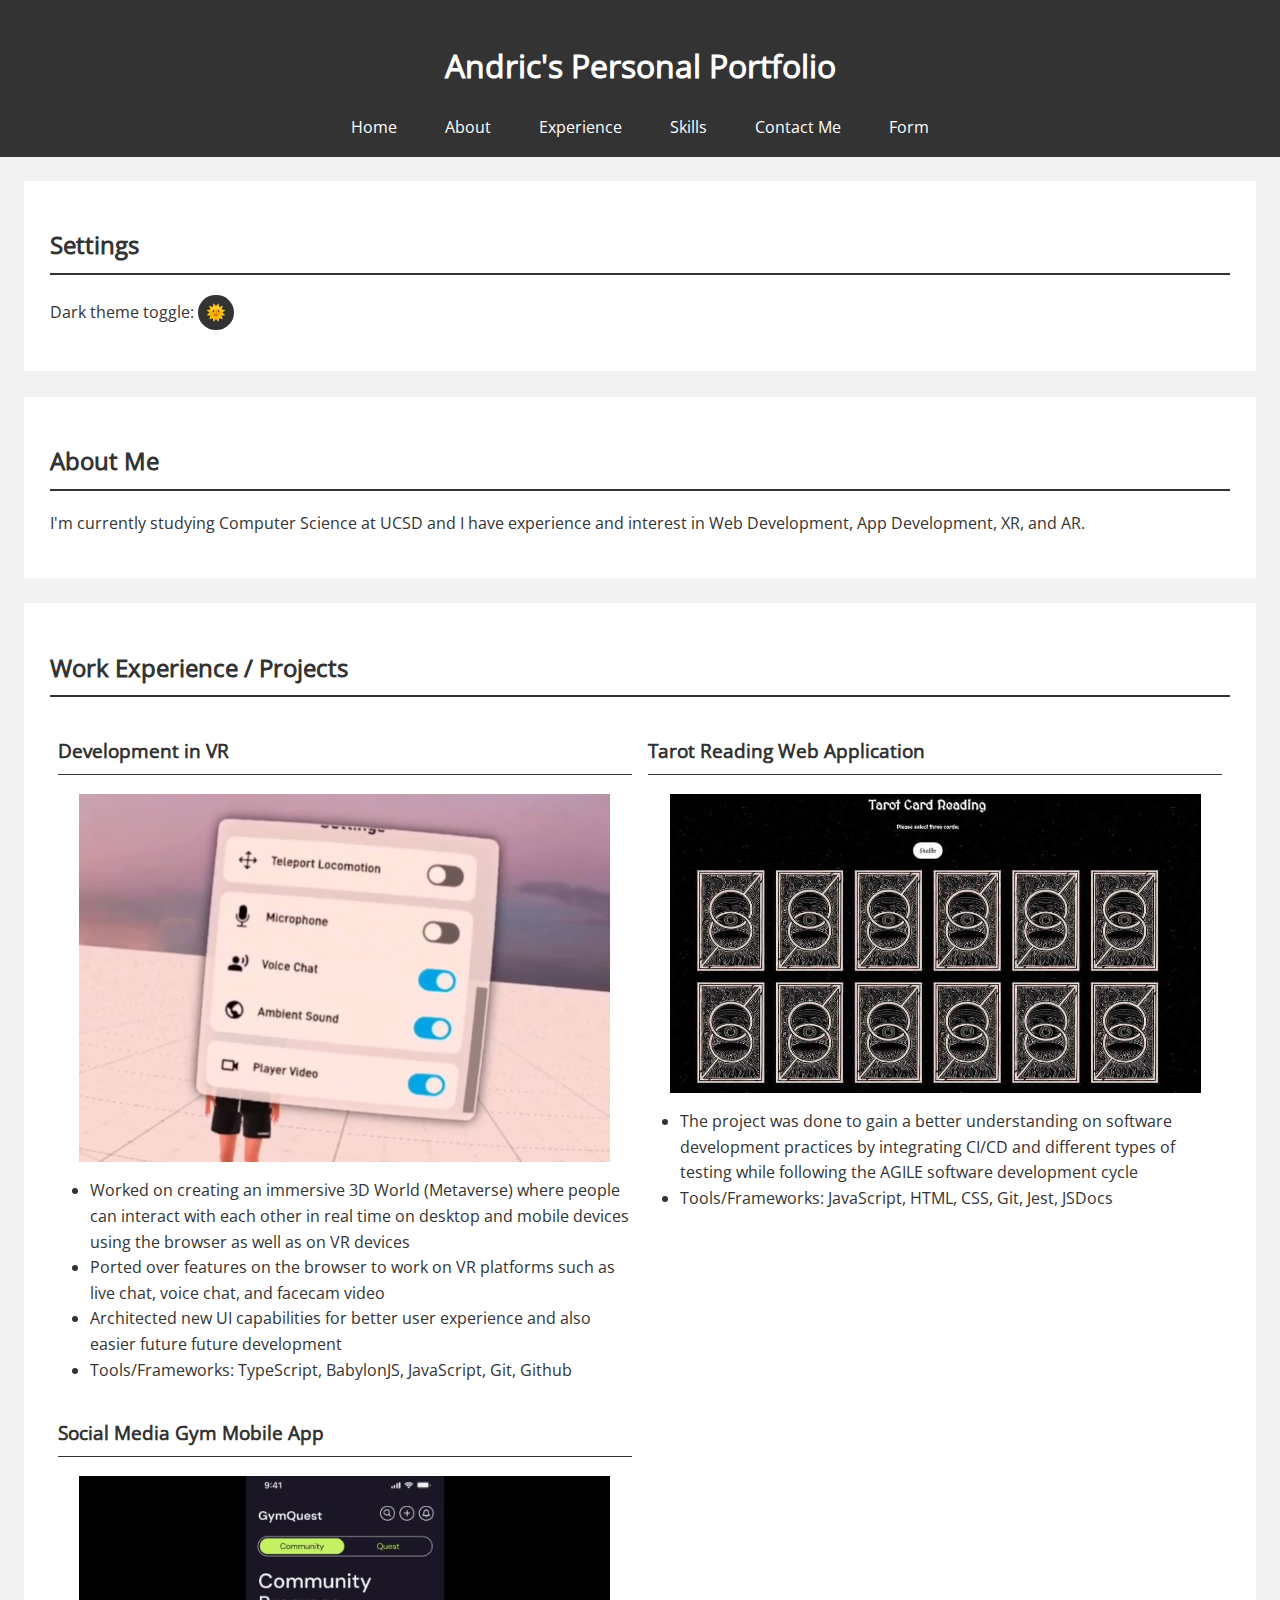
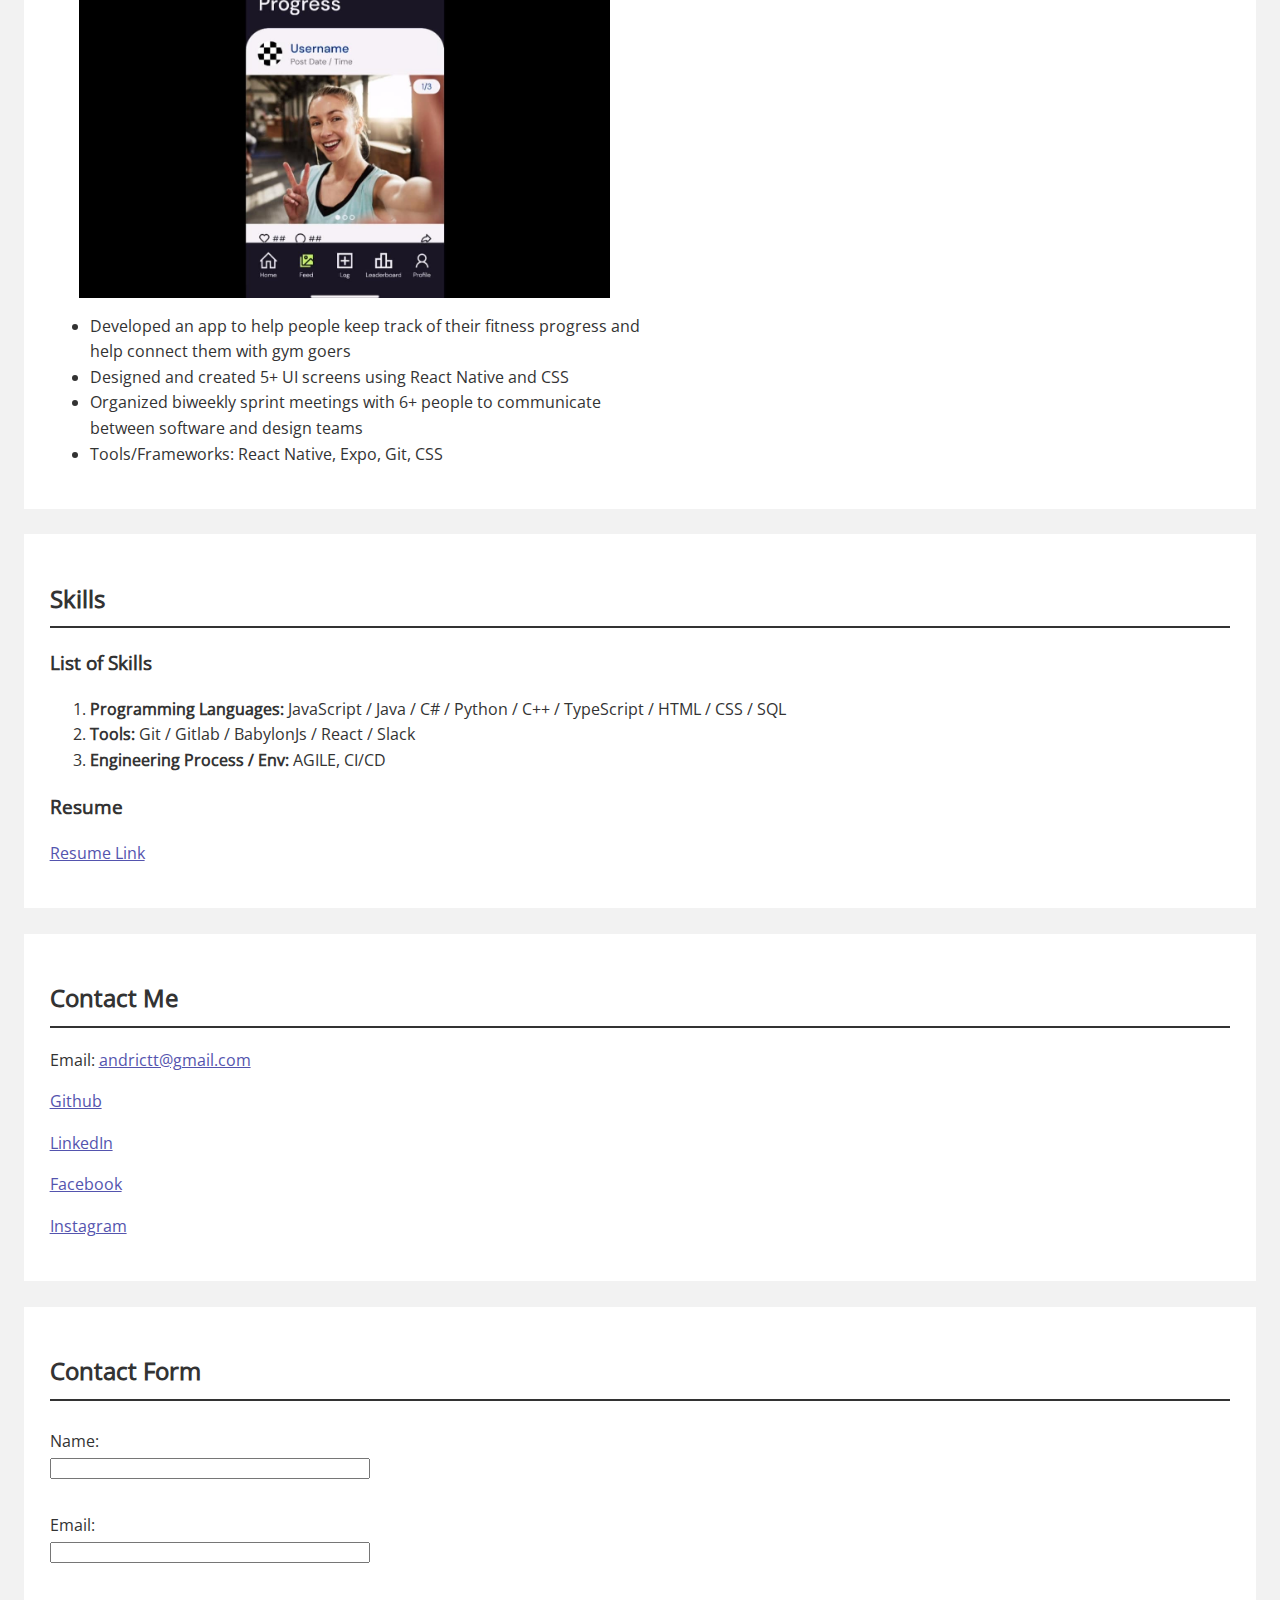
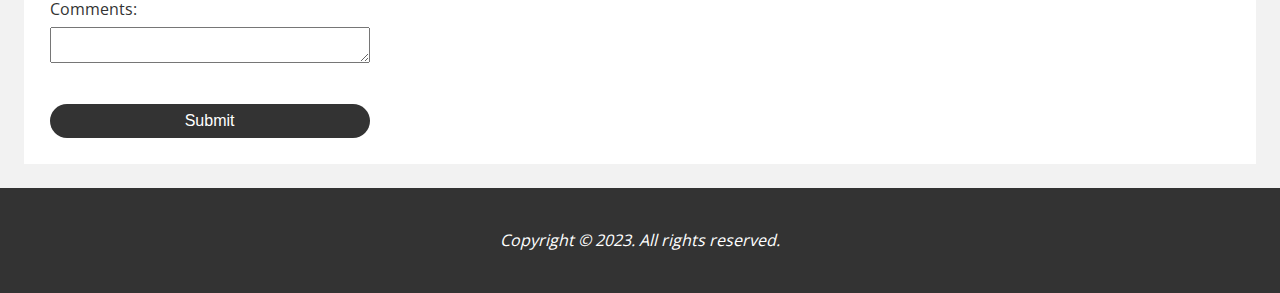
<file: index.html>
<!DOCTYPE html>
<html lang="en">
<head>
    <meta charset="UTF-8">
    <meta name="viewport" content="width=device-width, initial-scale=1.0">

    <!-- EXTRA CREDIT -->
    <meta name="description" content="Personal portfolio to show Andric Li technical skills in computer science">

    <title>Sample Website</title>
	<link rel="icon" type="image/png" href="media/favicon-16x16.png" sizes="16x16">
	<link rel="stylesheet" href="style.css">

    <script>
        console.log('Test Page Load');
    </script>
</head>
<body class="hidden">
    <header>
        <h1 id="home">Andric's Personal Portfolio</h1>
        <nav>
            <a href="#home">Home</a>
            <a href="#about">About</a>
            <a href="#experience">Experience</a>
            <a href="#skills">Skills</a>
            <a href="#contactMe">Contact Me</a>
            <a href="#form">Form</a>
        </nav>
    </header>
    <main>
        <section class="theme" id="settings">
            <h2>Settings</h2>
            <p>Dark theme toggle: <button id="theme-toggle" class ="button" aria-label="Toggle Light/Dark Mode">🌞</button></p>
            <noscript>
                <style>
                    body {
                        --primary-color: #fff;
                        --secondary-color: #333;
                    }
                    input[type="text"]:invalid, input[type="email"]:invalid, textarea:invalid {
                        border: 2px solid red;
                    }
    
                    input[type="text"]:valid, input[type="email"]:valid, textarea:valid {
                        border: 2px solid green;
                    }
                    #theme-toggle, .theme {
                        display:none;
                    }
                </style>
                <p>Javascript is disabled, light mode is enabled by default and theme cannot be changed.</p>
            </noscript>
        </section>
        <br>
        <section id="about">
            <h2>About Me</h2>
            <p>I'm currently studying Computer Science at UCSD and I have experience and interest in Web Development, App Development, XR, and AR.</p>
        </section>
        <br>
        <section id="experience">
            <h2>Work Experience / Projects</h2>

            <div class="wrapper">
                <article>
                    <h3>Development in VR</h3>

                    <picture>
                        <source srcset="media/VR_Compressed.jpg" media="(orientation: landscape)">
                        <img src="media/VR.jpg" alt="Metaverse User Interface">
                    </picture>
                    <ul>
                        <li>Worked on creating an immersive 3D World (Metaverse) where people can interact with each other in real time on desktop and mobile devices using the browser as well as on VR devices</li>
                        <li>Ported over features on the browser to work on VR platforms such as live chat, voice chat, and facecam video</li>
                        <li>Architected new UI capabilities for better user experience and also easier future future development</li>
                        <li>Tools/Frameworks: TypeScript, BabylonJS, JavaScript, Git, Github</li>
                    </ul>
                </article>

                <article>
                    <h3>Tarot Reading Web Application</h3>
                    <picture>
                        <source srcset="media/Tarot_Compressed.jpg" media="(orientation: landscape)">
                        <img src="media/Tarot.jpg" alt="Tarot Card Selection">
                    </picture>
                    <ul>
                        <li>The project was done to gain a better understanding on software development practices by integrating CI/CD
                            and different types of testing while following the AGILE software development cycle</li>
                        <li>Tools/Frameworks: JavaScript, HTML, CSS, Git, Jest, JSDocs</li>
                    </ul>
                </article>

                <article>
                    <h3>Social Media Gym Mobile App</h3>
                    <img src="media/LandscapeGym.jpg" alt="Gym App Homepage">      
                    <ul>
                        <li>Developed an app to help people keep track of their fitness progress and help connect them with gym goers</li>
                        <li>Designed and created 5+ UI screens using React Native and CSS</li>
                        <li>Organized biweekly sprint meetings with 6+ people to communicate between software and design teams</li>
                        <li>Tools/Frameworks: React Native, Expo, Git, CSS</li>
                    </ul>
                </article>
            </div>

        </section>
        <br>
        <section id="skills">
            <h2>Skills</h2>
            <h3>List of Skills</h3>
            <ol>
                <li><strong>Programming Languages:</strong> JavaScript / Java / C# / Python / C++ / TypeScript / HTML / CSS / SQL</li>
                <li><strong>Tools:</strong> Git / Gitlab / BabylonJs / React / Slack</li>
                <li><strong>Engineering Process / Env:</strong> AGILE, CI/CD</li>
            </ol>
            <h3>Resume</h3>
            <p><a href="https://drive.google.com/file/d/1C-6PcZlY1bdxMHBeo2EBbYRTLESVV0fI/view?usp=sharing">Resume Link</a></p>
            <!-- <iframe src="media/Andric_Li_Resume_2023.pdf" title="Iframe for Resume"></iframe> -->
            
        </section>
        <br>
        <section id="contactMe">
            <h2>Contact Me</h2>
            <p>Email: <a href="mailto:andrictt@gmail.com">andrictt@gmail.com</a></p>
            <p><a href="https://github.com/arl009">Github</a></p>
            <p><a href="https://www.linkedin.com/in/andric-li-2bb9471aa/">LinkedIn</a></p>
            <p><a href="https://www.facebook.com/profile.php?id=100009269760052">Facebook</a></p>
            <p><a href="https://www.instagram.com/anderick_lee/">Instagram</a></p>
        </section>
        <br>
        <section id="form">
            <h2>Contact Form</h2>
            <form id="myForm" action="https://httpbin.org/post" method="post">
                <label for="name">Name:</label>
                <input type="text" id="name" name="user_name" required pattern="^[A-Za-z\s]+$">
                <output for="name" id="nameError" class="error"></output>
                <output for="name" id="nameInfo"></output>
                
                <label for="email">Email:</label>
                <input type="email" id="email" name="user_email" required pattern="[a-zA-Z0-9._%+\-]+@[a-zA-Z0-9.\-]+\.[a-zA-Z]{2,4}" title="Please enter a valid email address.">
                <output for="email" id="emailError" class="error"></output>
                <output for="email" id="emailInfo"></output>
                
                <label for="comments">Comments:</label>
                <textarea id="comments" name="user_comments" required minlength="10" maxlength="100" pattern="^[\w\s.,!?']+$"></textarea>
                <output for="comments" id="commentsError" class="error"></output>
                <output for="comments" id="commentsInfo"></output>
              
                <input type="submit" value="Submit" class ="button">
                <input type="hidden" name="possible_bot" value="true">
              </form>
        </section>
    </main>
    <footer>
        <p><i>Copyright &copy; 2023. All rights reserved.</i></p>
    </footer>
    <script src="index.js"></script>
</body>
</html>
</file>
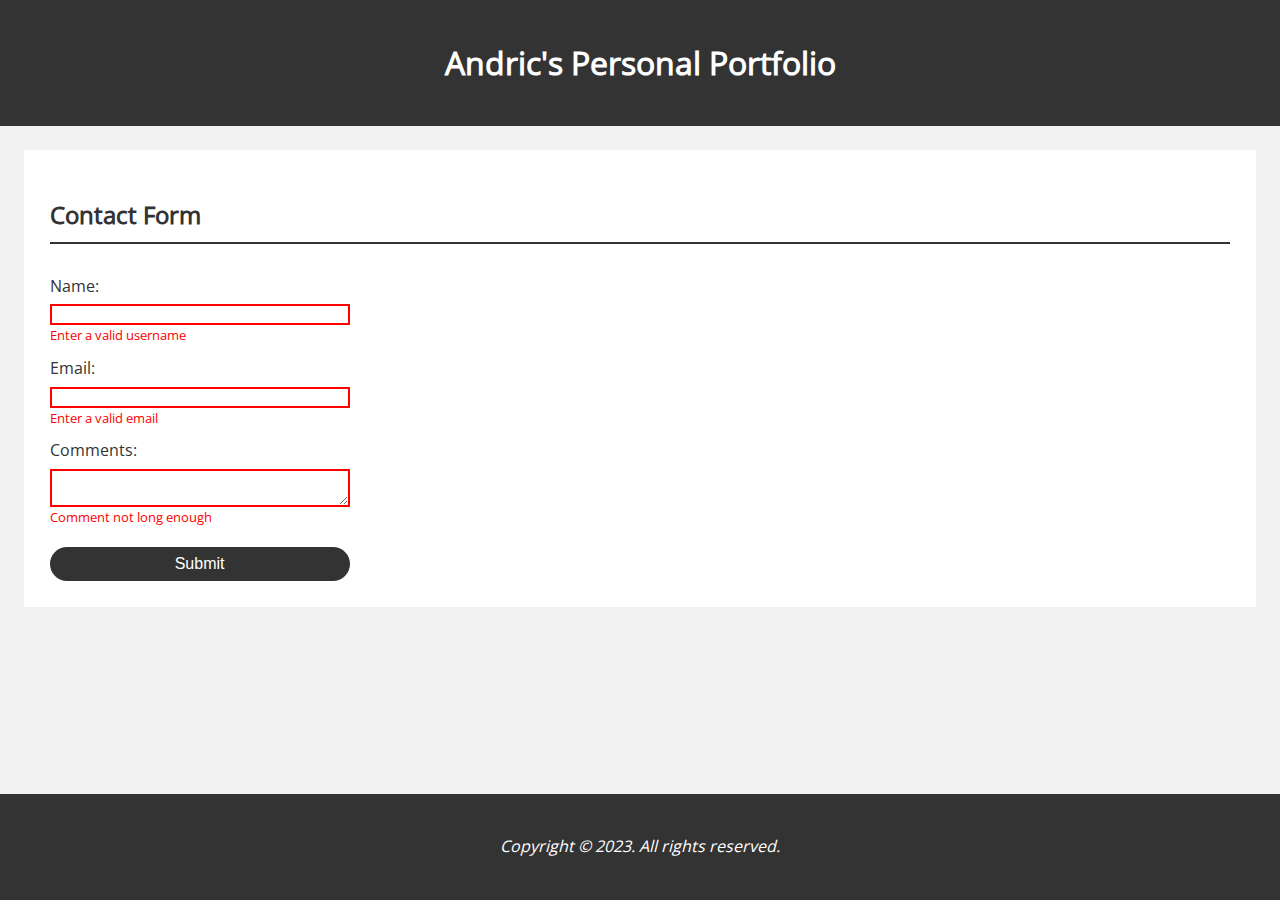
<file: form-no-js.html>
<!DOCTYPE html>
<html lang="en">
<head>
    <meta charset="UTF-8">
    <meta name="viewport" content="width=device-width, initial-scale=1.0">

    <!-- EXTRA CREDIT -->
    <meta name="description" content="Personal portfolio to show Andric Li technical skills in computer science">

    <title>Sample Website</title>
	<link rel="icon" type="image/png" href="media/favicon-16x16.png" sizes="16x16">
	<link rel="stylesheet" href="form-no-js.css">

    <script>
        console.log('Test Page Load');
    </script>
</head>
<body>
    <header>
        <h1 id="home">Andric's Personal Portfolio</h1>
    </header>
    <main>
        <section id="form">
            <h2>Contact Form</h2>
            <form action="https://httpbin.org/post" method="post">
                <label for="name">Name:</label>
                <input type="text" id="name" name="user_name" required pattern="[A-Za-z\s]+">
                <output for="name" id="nameError" class="error"></output>
                <output for="name" id="nameInfo"></output>
                
                <label for="email">Email:</label>
                <input type="email" id="email" name="user_email" required pattern="[a-zA-Z0-9._%+\-]+@[a-zA-Z0-9.\-]+\.[a-zA-Z]{2,4}">
                <output for="email" id="emailError" class="error"></output>
                <output for="email" id="emailInfo"></output>
                
                <label for="comments">Comments:</label>
                <textarea id="comments" name="user_comments" required minlength="10" maxlength="500" pattern="[\w\s.,!?']+"></textarea>
                <output for="comments" id="commentsError" class="error"></output>
                <output for="comments" id="commentsInfo"></output>
              
                <input type="submit" value="Submit" class="button">
                <input type="hidden" name="possible_bot" value="true">
              </form>
        </section>
    </main>
    <footer>
        <p><i>Copyright &copy; 2023. All rights reserved.</i></p>
    </footer>
</body>
</html>
</file>
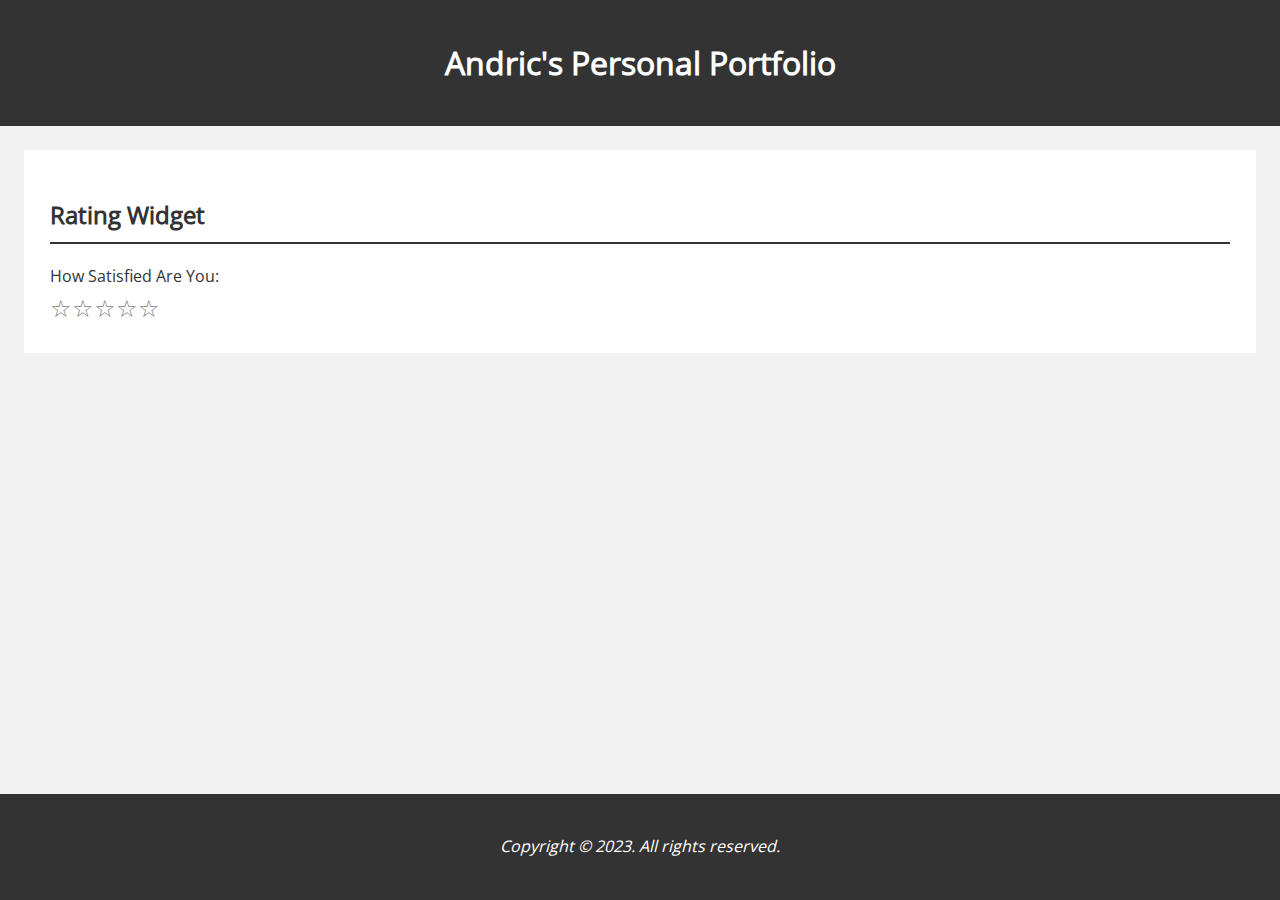
<file: web-component-rating.html>
<!DOCTYPE html>
<html lang="en">
<head>
    <meta charset="UTF-8">
    <meta name="viewport" content="width=device-width, initial-scale=1.0">

    <!-- EXTRA CREDIT -->
    <meta name="description" content="Personal portfolio to show Andric Li technical skills in computer science">

    <title>Sample Website</title>
	<link rel="icon" type="image/png" href="media/favicon-16x16.png" sizes="16x16">
	<link rel="stylesheet" href="form-no-js.css">

    <script>
        console.log('Test Page Load');
    </script>
</head>
<body>
    <header>
        <h1 id="home">Andric's Personal Portfolio</h1>
    </header>
    <main>
        <section id="form">
            <h2>Rating Widget</h2>
            <rating-widget>
                <form action="https://httpbin.org/post" method="POST">
                    <label for="rating">How Satisfied Are You:</label>
                    <input type="hidden" name="question" value="How satisfied are you?">
                    <input type="hidden" name="sentBy" value="HTML">
                    <input type="number" id="rating" name="rating" min="1" max="5" value="0" required>
                    <button type="submit">Submit</button>
                </form>
            </rating-widget>
        </section>
    </main>
    <footer>
        <p><i>Copyright &copy; 2023. All rights reserved.</i></p>
    </footer>
    <script src="web-component-rating.js"></script>
</body>
</html>
</file>
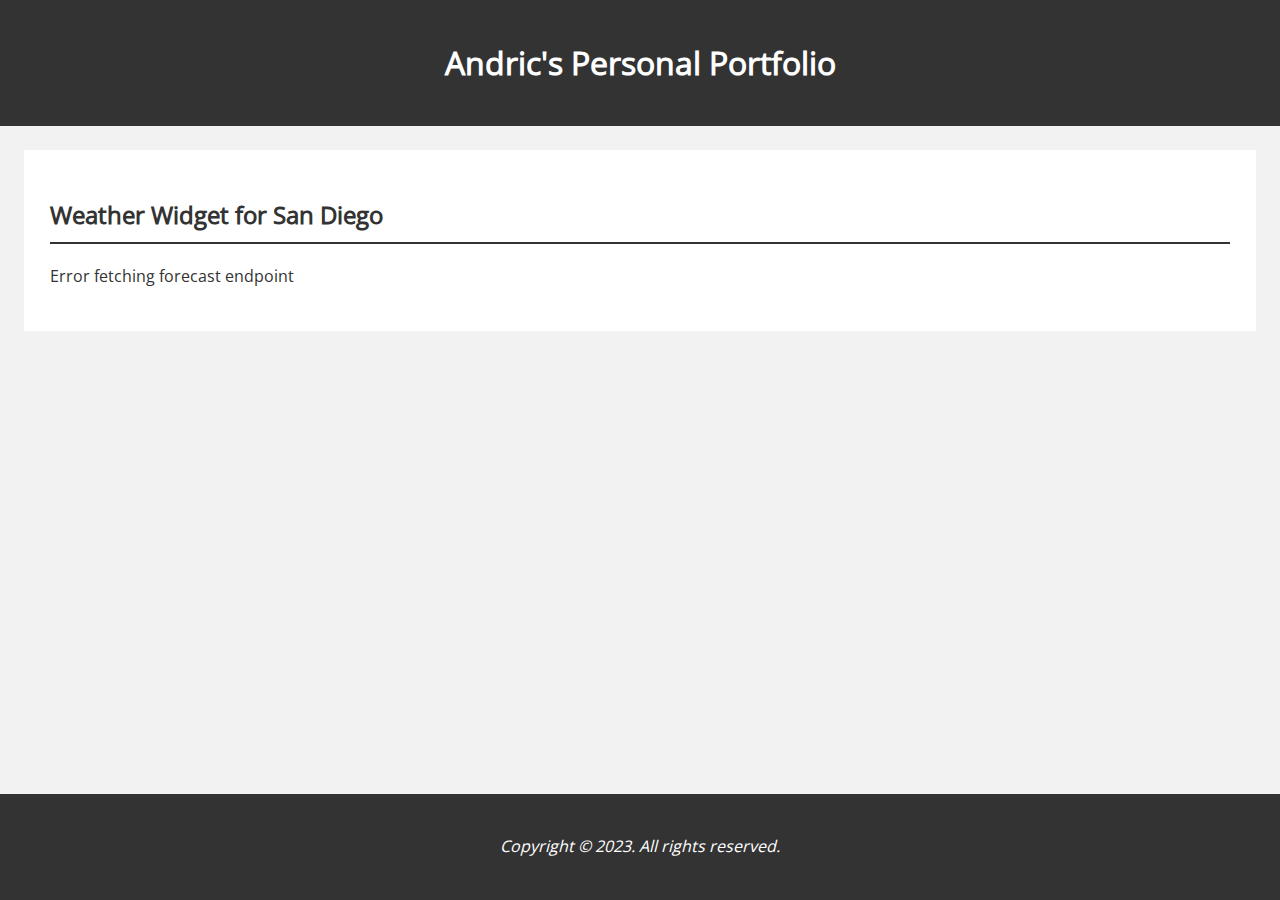
<file: web-component-weather.html>
<!DOCTYPE html>
<html lang="en">
<head>
    <meta charset="UTF-8">
    <meta name="viewport" content="width=device-width, initial-scale=1.0">

    <!-- EXTRA CREDIT -->
    <meta name="description" content="Personal portfolio to show Andric Li technical skills in computer science">

    <title>Sample Website</title>
	<link rel="icon" type="image/png" href="media/favicon-16x16.png" sizes="16x16">
	<link rel="stylesheet" href="form-no-js.css">

    <script>
        console.log('Test Page Load');
    </script>
</head>
<body>
    <header>
        <h1 id="home">Andric's Personal Portfolio</h1>
    </header>
    <main>
        <section id="form">
            <h2>Weather Widget for San Diego</h2>
            <weather-widget>
                <p id="weather-info">Loading weather data...</p>
                <p id="weather-speed"></p>
                <p id="weather-humidity"></p>
                <noscript>
                    <p>Current Weather Conditions Unavailable</p>
                </noscript>
            </weather-widget>
        </section>
    </main>
    <footer>
        <p><i>Copyright &copy; 2023. All rights reserved.</i></p>
    </footer>
    <script src="web-component-weather.js"></script>
</body>
</html>
</file>
<file: style.css>
/* Variables */
:root {
    --primary-color: #fff;
    --secondary-color: #333;
    --link-color: color(display-p3 0.33 0.33 0.66);
    --background-color: color-mix(in srgb, #e4e4e4 50%, white);
    --font-primary: 'Open Sans', sans-serif;
    --font-secondary: Arial, sans-serif;
}

.dark-theme {
    --primary-color: #333;
    --secondary-color: #c4c4c4;
    --background-color: #1e1e1e;
    /* other variables */
}

.hidden {
    display: none;
}

@font-face {
    font-family: 'Open Sans';
    src: url('fonts/OpenSans-Regular.ttf') format('truetype');
    font-weight: normal;
    font-style: normal;
}

.button {
    background-color: var(--secondary-color, black);
    border: none;
    color: var(--primary-color, white);
    padding: 0.5rem;
    text-align: center;
    text-decoration: none;
    display: inline-block;
    font-size: 1rem;
    margin: 0;
    cursor: pointer;
    border-radius: 100rem;
  }
  
.button:hover {
    background-color: #777777;
}

/* Body */
body {
    font-family: var(--font-primary, --font-secondary);
    line-height: 1.6;
    margin: 0;
    padding: 0;
    background: var(--background-color, #f4f4f4);
    color: var(--secondary-color, black);
    font-size: 1rem;
    display: flex;
    flex-direction: column;
    min-height: 100vh;
}

a {
    text-decoration: none;
    color: var(--link-color, #333);
    text-decoration: underline;
}

a:hover {
    opacity: 0.75;
}

/* Header */
header {
    background: var(--secondary-color, black);
    color: var(--primary-color, white);
    padding: 1rem 0;
    text-align: center;
}

h1:has(+ nav) {
    margin: 1.5rem 0 1.5rem 0;
}

nav {
    display: flex;
    justify-content: center;
    gap: 1rem; /* Relative unit */
}

nav a {
    margin: 0 1rem;
    color: var(--primary-color, white);
    text-decoration: none;
}

nav a:hover {
    opacity: 0.75;
}

/* Main */
main {
    padding: 1.5rem;
}

@keyframes fadeIn {
    from { opacity: 0; }
    to { opacity: 1; }
}

@keyframes fadeOut {
    from { opacity: 1; }
    to { opacity: 0; }
}

section {
    background: var(--primary-color, white);
    padding: 2dvw;
    animation: fadeIn 2s ease-in-out;
    transform: scale(1);
    transition: transform 0.5s;
}

section:hover {
    transform: scale(1.01);
}

section h2 {
    border-bottom: 2px solid var(--secondary-color, black);
    padding-bottom: 0.5rem;
}

section div h3 {
    border-bottom: 1px solid var(--secondary-color, black);
    padding-bottom: 0.5rem;
    margin-left: 0.5rem;
    margin-right: 0.5rem;
}

div article{
    transform: scale(1);
    transition: transform 0.5s;
}

div article:hover {
    transform: scale(1.01);
}

/* Media */
img {
    width: 90%;
    height: auto;
    display: block;
    margin: 0 auto;
}

iframe {
    width: 75%;
    height: 400px;
    display: block;
    margin: 0 auto;
}

/* Footer */
footer {
    text-align: center;
    padding: 1.5rem;
    background: var(--secondary-color, black);
    color: var(--primary-color, white);
    margin-top: auto;
}

.wrapper {
    display: grid;
    grid-template-columns: 50% 50%;
}

@media (max-width: 800px) {
    .wrapper {
        display: block;
    }
}

@media (max-width: 600px) {
    nav {
        flex-direction: column;
    }
}

/* Form Style */
form {
    display: flex;
    flex-direction: column;
    width: 20rem;
}

label {
    margin-top: 0.5rem;
}

input[type="text"], input[type="email"], textarea {
    margin-top: 0.25rem;
}

input[type="submit"] {
    margin-top: 1rem;
}

output {
    font-size: 0.8em;
    height: 1em;
}

.error {
    color: red;
}

.warn {
    color: rgb(235, 235, 0);
}
.flash-error {
    animation: fadeOut 1s ease-in-out;
    opacity: 0;
}
</file>
<file: form-no-js.css>
/* Variables */
:root {
    --primary-color: #fff;
    --secondary-color: #333;
    --link-color: color(display-p3 0.33 0.33 0.66);
    --background-color: color-mix(in srgb, #e4e4e4 50%, white);
    --font-primary: 'Open Sans', sans-serif;
    --font-secondary: Arial, sans-serif;
}

@font-face {
    font-family: 'Open Sans';
    src: url('fonts/OpenSans-Regular.ttf') format('truetype');
    font-weight: normal;
    font-style: normal;
}

.button {
    background-color: var(--secondary-color, black);
    border: none;
    color: var(--primary-color, white);
    padding: 0.5rem;
    text-align: center;
    text-decoration: none;
    display: inline-block;
    font-size: 1rem;
    margin: 0;
    cursor: pointer;
    border-radius: 100rem;
  }
  
.button:hover {
    background-color: #777777;
}

/* Body */
body {
    font-family: var(--font-primary, --font-secondary);
    line-height: 1.6;
    margin: 0;
    padding: 0;
    background: var(--background-color, #f4f4f4);
    color: var(--secondary-color, black);
    font-size: 1rem;
    display: flex;
    flex-direction: column;
    min-height: 100vh;
}

a {
    text-decoration: none;
    color: var(--link-color, #333);
    text-decoration: underline;
}

a:hover {
    opacity: 0.75;
}

/* Header */
header {
    background: var(--secondary-color, black);
    color: var(--primary-color, white);
    padding: 1rem 0;
    text-align: center;
}

h1:has(+ nav) {
    margin: 1.5rem 0 1.5rem 0;
}

nav {
    display: flex;
    justify-content: center;
    gap: 1rem; /* Relative unit */
}

nav a {
    margin: 0 1rem;
    color: var(--primary-color, white);
    text-decoration: none;
}

nav a:hover {
    opacity: 0.75;
}

/* Main */
main {
    padding: 1.5rem;
}

@keyframes fadeIn {
    from { opacity: 0; }
    to { opacity: 1; }
}

section {
    background: var(--primary-color, white);
    padding: 2dvw;
    animation: fadeIn 2s ease-in-out;
    transform: scale(1);
    transition: transform 0.5s;
}

section:hover {
    transform: scale(1.01);
}

section h2 {
    border-bottom: 2px solid var(--secondary-color, black);
    padding-bottom: 0.5rem;
}

section div h3 {
    border-bottom: 1px solid var(--secondary-color, black);
    padding-bottom: 0.5rem;
    margin-left: 0.5rem;
    margin-right: 0.5rem;
}

div article{
    transform: scale(1);
    transition: transform 0.5s;
}

div article:hover {
    transform: scale(1.01);
}

/* Media */
img {
    width: 90%;
    height: auto;
    display: block;
    margin: 0 auto;
}

iframe {
    width: 75%;
    height: 400px;
    display: block;
    margin: 0 auto;
}

/* Footer */
footer {
    text-align: center;
    padding: 1.5rem;
    background: var(--secondary-color, black);
    color: var(--primary-color, white);
    margin-top: auto;
}

.wrapper {
    display: grid;
    grid-template-columns: 50% 50%;
}

@media (max-width: 800px) {
    .wrapper {
        display: block;
    }
}

@media (max-width: 600px) {
    nav {
        flex-direction: column;
    }
}

/* Form Style */
form {
    display: flex;
    flex-direction: column;
    width: 300px;
}

label {
    margin-top: 10px;
}

input[type="text"], input[type="email"], textarea {
    margin-top: 5px;
}

input[type="submit"] {
    margin-top: 20px;
}

output {
    font-size: 0.8em;
}

.error {
    color: red;
}

input[type="text"]:invalid, input[type="email"]:invalid, textarea:invalid {
    border: 2px solid red;
}

input[type="text"]:valid, input[type="email"]:valid, textarea:valid {
    border: 2px solid green;
}

input[type="text"]:invalid + output::after{
    content: "Enter a valid username"
}

input[type="email"]:invalid + output::after{
    content: "Enter a valid email"
}

textarea:invalid + output::after{
    content: "Comment not long enough"
}

input[type="text"]:valid + output + output::after{
    content: "Username is valid"
}

input[type="email"]:valid + output + output::after{
    content: "Email is valid"
}

textarea:valid + output + output::after{
    content: "Comment is valid"
}
</file>
